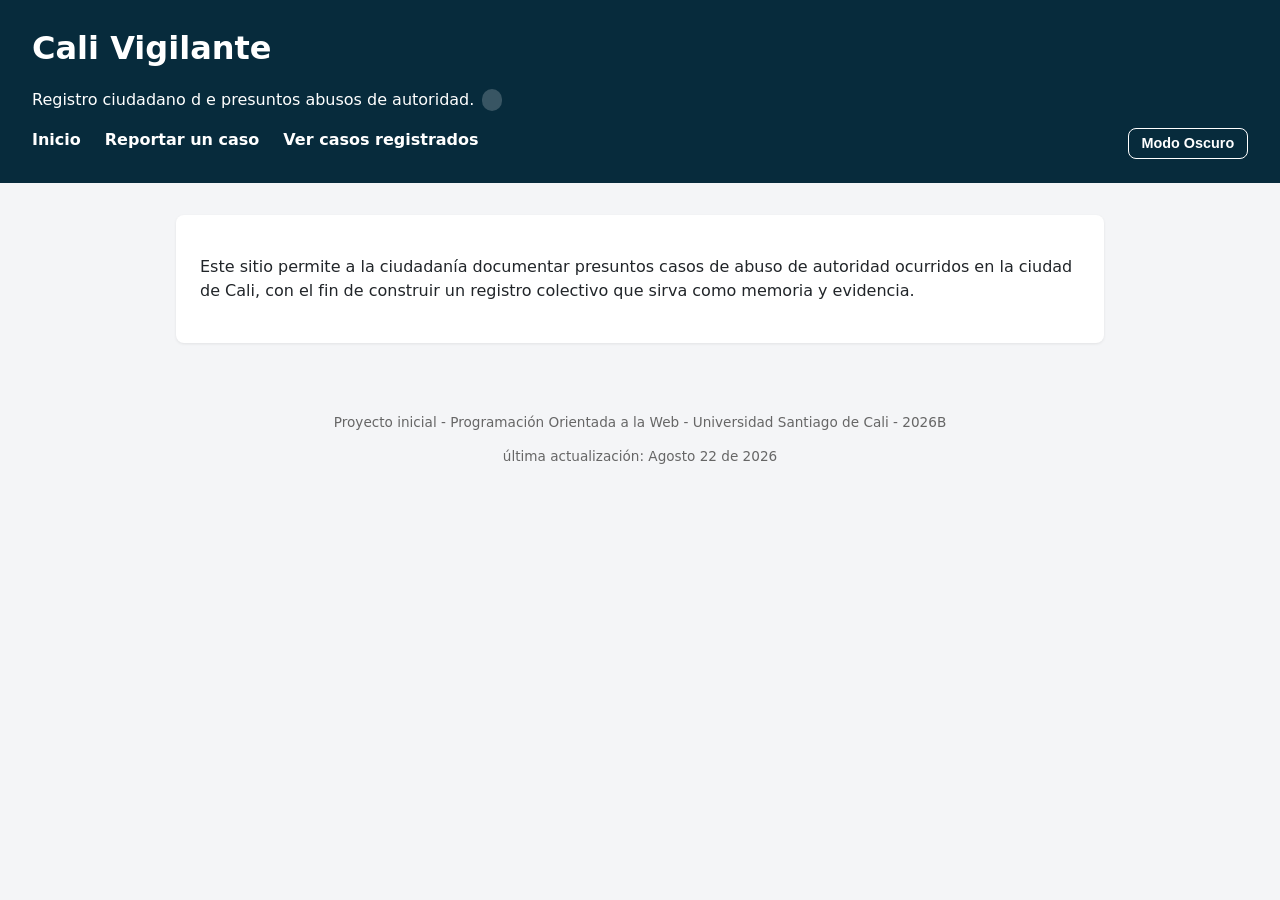
<file: Clase 1/index.html>
<!DOCTYPE html>
<html lang="es">

<head>
    <meta charset="UTF-8">
    <meta name="viewport" content="width=device-width, initial-scale=1.0">
    <title>Cali Vigilante - Inicio</title>
    <link rel="stylesheet" href="styles.css">
</head>

<body id="body">
    <header class="site-header">
        <h1>Cali Vigilante</h1>
        <p>Registro ciudadano d
            e presuntos abusos de autoridad. <span id="contador-cabecera"
                class="contador-badge"></span></p>

        <nav class="main-nav">
            <ul>
                <li><a href="index.html">Inicio</a></li>
                <li><a href="reportar.html">Reportar un caso</a></li>
                <li><a href="casos.html">Ver casos registrados</a></li>
                <li class="item-modo-oscuro"><button id="btn-modo-oscuro" class="btn-oscuro">Modo Oscuro</button></li>
            </ul>
        </nav>
    </header>

    <main id="main-content">
        <section id="intro">
            <p>
                Este sitio permite a la ciudadanía documentar presuntos casos de abuso
                de autoridad ocurridos en la ciudad de Cali, con el fin de construir
                un registro colectivo que sirva como memoria y evidencia.
            </p>
        </section>
    </main>

    <footer>
        <p>Proyecto inicial - Programación Orientada a la Web - Universidad Santiago de Cali - 2026B</p>
        <p>última actualización: Agosto 22 de 2026</p>
    </footer>

    <script src="script.js"></script>
</body>

</html>
</file>
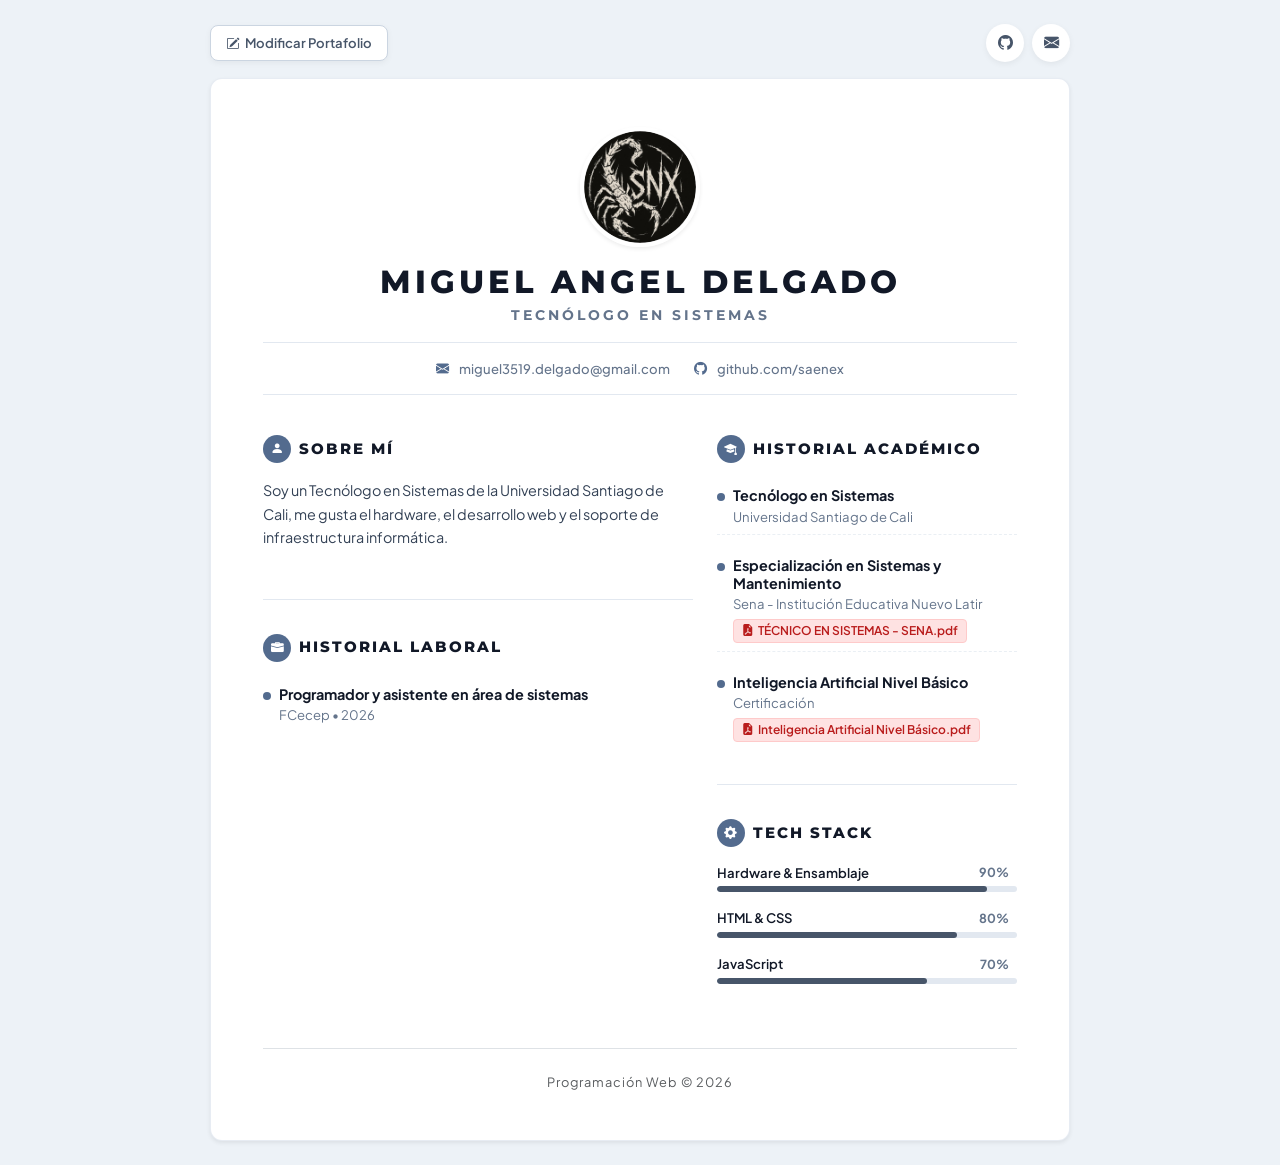
<file: docs/index.html>
<!DOCTYPE html>
<html lang="es">

<head>
    <meta charset="UTF-8">
    <meta name="viewport" content="width=device-width, initial-scale=1.0">
    <title>Portafolio</title>
    <!-- Bootstrap 5 -->
    <link href="https://cdn.jsdelivr.net/npm/bootstrap@5.3.8/dist/css/bootstrap.min.css" rel="stylesheet" integrity="sha384-sRIl4kxILFvY47J16cr9ZwB07vP4J8+LH7qKQnuqkuIAvNWLzeN8tE5YBujZqJLB" crossorigin="anonymous">
    <!-- Bootstrap Icons -->
    <link rel="stylesheet" href="https://cdn.jsdelivr.net/npm/bootstrap-icons@1.11.3/font/bootstrap-icons.min.css">
    <!-- Estilos personalizados -->
    <link rel="stylesheet" href="styles.css">
</head>

<body class="portfolio-body">
    <div class="container py-4">

        <!-- Barra superior: Botón de modificación a la izquierda y enlaces a la derecha -->
        <div class="top-bar d-flex justify-content-between align-items-center mb-3">
            <div>
                <button type="button" id="btn-toggle-edicion" class="btn-toggle-edicion" onclick="toggleModoGeneralEdicion()">
                    <i class="bi bi-pencil-square"></i> <span id="texto-btn-edicion">Modificar Portafolio</span>
                </button>
            </div>
            <div class="d-flex gap-2">
                <a href="https://github.com/saenex" target="_blank" class="social-icon" aria-label="GitHub"><i class="bi bi-github"></i></a>
                <a href="https://mail.google.com/mail/?view=cm&fs=1&to=miguel3519.delgado@gmail.com" target="_blank" class="social-icon" aria-label="Gmail"><i class="bi bi-envelope-fill"></i></a>
            </div>
        </div>

        <!-- Tarjeta principal del portafolio -->
        <div class="portfolio-card shadow-sm mx-auto">

            <!-- Encabezado con foto y datos principales -->
            <header class="portfolio-header text-center">
                <div class="avatar-container mb-3">
                    <img src="archivos/Logo.png" alt="Foto de perfil" class="avatar-img shadow-sm">
                </div>
                <h1 class="user-name">MIGUEL ANGEL DELGADO</h1>
                <p class="user-title">TECNÓLOGO EN SISTEMAS</p>

                <!-- Datos de contacto -->
                <div class="contact-bar d-flex flex-wrap justify-content-center gap-4 py-3 my-3">
                    <a href="https://mail.google.com/mail/?view=cm&fs=1&to=miguel3519.delgado@gmail.com" target="_blank" class="contact-item">
                        <i class="bi bi-envelope-fill me-2"></i> miguel3519.delgado@gmail.com
                    </a>
                    <a href="https://github.com/saenex" target="_blank" class="contact-item">
                        <i class="bi bi-github me-2"></i> github.com/saenex
                    </a>
                </div>
            </header>

            <!-- Cuerpo en dos columnas -->
            <main class="row g-4 mt-1">

                <!-- Columna Izquierda: Sobre mí y Experiencia Laboral -->
                <div class="col-lg-7 d-flex flex-column gap-4">

                    <!-- Sobre mí -->
                    <section class="portfolio-section">
                        <div class="section-title d-flex align-items-center gap-2 mb-3">
                            <span class="icon-badge"><i class="bi bi-person-fill"></i></span>
                            <h2>SOBRE MÍ</h2>
                        </div>
                        <p class="section-text">
                            Soy un Tecnólogo en Sistemas de la Universidad Santiago de Cali, me gusta el hardware, el desarrollo web y el soporte de infraestructura informática.
                        </p>
                    </section>

                    <hr class="section-divider">

                    <!-- Historial Laboral -->
                    <section id="historial-laboral" class="portfolio-section">
                        <div class="section-title d-flex align-items-center gap-2 mb-3">
                            <span class="icon-badge"><i class="bi bi-briefcase-fill"></i></span>
                            <h2>HISTORIAL LABORAL</h2>
                        </div>

                        <div id="lista-laboral" class="item-list">
                            <div class="portfolio-item d-flex justify-content-between align-items-start gap-2">
                                <div class="d-flex align-items-start gap-2 flex-grow-1">
                                    <span class="item-bullet"></span>
                                    <div class="item-content flex-grow-1">
                                        <h3 class="item-heading">Programador y asistente en área de sistemas</h3>
                                        <p class="item-sub">FCecep &bull; 2026</p>
                                    </div>
                                </div>
                                <div class="item-actions d-flex gap-1">
                                    <button type="button" class="btn-action btn-modificar" onclick="toggleModificar(this)" title="Modificar">
                                        <i class="bi bi-pencil-fill"></i> Modificar
                                    </button>
                                    <button type="button" class="btn-action btn-eliminar" disabled onclick="eliminarItem(this)" title="Eliminar (requiere habilitar modificación)">
                                        <i class="bi bi-trash-fill"></i> Eliminar
                                    </button>
                                </div>
                            </div>
                        </div>

                        <!-- Formulario para agregar experiencia laboral -->
                        <div class="formulario-agregar">
                            <h4 class="form-title mb-2">Agregar Experiencia Laboral</h4>
                            <div class="row g-2 mb-2">
                                <div class="col-md-6">
                                    <input type="text" id="input-trabajo-cargo" class="form-control" placeholder="Cargo o puesto...">
                                </div>
                                <div class="col-md-6">
                                    <input type="text" id="input-trabajo-empresa" class="form-control" placeholder="Empresa / Periodo...">
                                </div>
                            </div>
                            <div class="row g-2">
                                <div class="col-md-7">
                                    <select id="input-trabajo-pdf" class="form-select">
                                        <option value="">Sin archivo PDF</option>
                                        <option value="archivos/TÉCNICO EN SISTEMAS - SENA.pdf">TÉCNICO EN SISTEMAS - SENA.pdf</option>
                                        <option value="archivos/Inteligencia Artificial Nivel Básico.pdf">Inteligencia Artificial Nivel Básico.pdf</option>
                                    </select>
                                </div>
                                <div class="col-md-5">
                                    <button type="button" class="btn btn-navy w-100" onclick="agregarTrabajo()">
                                        <i class="bi bi-plus-lg"></i> Agregar
                                    </button>
                                </div>
                            </div>
                        </div>
                    </section>
                </div>

                <!-- Columna Derecha: Historial Académico y Habilidades -->
                <div class="col-lg-5 d-flex flex-column gap-4">

                    <!-- Historial Académico -->
                    <section id="historial-academico" class="portfolio-section">
                        <div class="section-title d-flex align-items-center gap-2 mb-3">
                            <span class="icon-badge"><i class="bi bi-mortarboard-fill"></i></span>
                            <h2>HISTORIAL ACADÉMICO</h2>
                        </div>

                        <div id="lista-academica" class="item-list">
                            <div class="portfolio-item d-flex justify-content-between align-items-start gap-2">
                                <div class="d-flex align-items-start gap-2 flex-grow-1">
                                    <span class="item-bullet"></span>
                                    <div class="item-content flex-grow-1">
                                        <h3 class="item-heading">Tecnólogo en Sistemas</h3>
                                        <p class="item-sub">Universidad Santiago de Cali</p>
                                    </div>
                                </div>
                                <div class="item-actions d-flex gap-1">
                                    <button type="button" class="btn-action btn-modificar" onclick="toggleModificar(this)" title="Modificar">
                                        <i class="bi bi-pencil-fill"></i> Modificar
                                    </button>
                                    <button type="button" class="btn-action btn-eliminar" disabled onclick="eliminarItem(this)" title="Eliminar (requiere habilitar modificación)">
                                        <i class="bi bi-trash-fill"></i> Eliminar
                                    </button>
                                </div>
                            </div>
                            <div class="portfolio-item d-flex justify-content-between align-items-start gap-2">
                                <div class="d-flex align-items-start gap-2 flex-grow-1">
                                    <span class="item-bullet"></span>
                                    <div class="item-content flex-grow-1">
                                        <h3 class="item-heading">Especialización en Sistemas y Mantenimiento</h3>
                                        <p class="item-sub">Sena - Institución Educativa Nuevo Latir</p>
                                        <div>
                                            <a href="archivos/TÉCNICO EN SISTEMAS - SENA.pdf" target="_blank" class="badge-pdf">
                                                <i class="bi bi-file-earmark-pdf-fill"></i> TÉCNICO EN SISTEMAS - SENA.pdf
                                            </a>
                                        </div>
                                    </div>
                                </div>
                                <div class="item-actions d-flex gap-1">
                                    <button type="button" class="btn-action btn-modificar" onclick="toggleModificar(this)" title="Modificar">
                                        <i class="bi bi-pencil-fill"></i> Modificar
                                    </button>
                                    <button type="button" class="btn-action btn-eliminar" disabled onclick="eliminarItem(this)" title="Eliminar (requiere habilitar modificación)">
                                        <i class="bi bi-trash-fill"></i> Eliminar
                                    </button>
                                </div>
                            </div>
                            <div class="portfolio-item d-flex justify-content-between align-items-start gap-2">
                                <div class="d-flex align-items-start gap-2 flex-grow-1">
                                    <span class="item-bullet"></span>
                                    <div class="item-content flex-grow-1">
                                        <h3 class="item-heading">Inteligencia Artificial Nivel Básico</h3>
                                        <p class="item-sub">Certificación</p>
                                        <div>
                                            <a href="archivos/Inteligencia Artificial Nivel Básico.pdf" target="_blank" class="badge-pdf">
                                                <i class="bi bi-file-earmark-pdf-fill"></i> Inteligencia Artificial Nivel Básico.pdf
                                            </a>
                                        </div>
                                    </div>
                                </div>
                                <div class="item-actions d-flex gap-1">
                                    <button type="button" class="btn-action btn-modificar" onclick="toggleModificar(this)" title="Modificar">
                                        <i class="bi bi-pencil-fill"></i> Modificar
                                    </button>
                                    <button type="button" class="btn-action btn-eliminar" disabled onclick="eliminarItem(this)" title="Eliminar (requiere habilitar modificación)">
                                        <i class="bi bi-trash-fill"></i> Eliminar
                                    </button>
                                </div>
                            </div>
                        </div>

                        <!-- Formulario para agregar estudio / certificación -->
                        <div class="formulario-agregar">
                            <h4 class="form-title mb-2">Agregar Estudio / Certificación</h4>
                            <div class="row g-2 mb-2">
                                <div class="col-md-6">
                                    <input type="text" id="input-estudio-titulo" class="form-control" placeholder="Título o curso...">
                                </div>
                                <div class="col-md-6">
                                    <input type="text" id="input-estudio-institucion" class="form-control" placeholder="Institución / Periodo...">
                                </div>
                            </div>
                            <div class="row g-2">
                                <div class="col-md-7">
                                    <select id="input-estudio-pdf" class="form-select">
                                        <option value="">Sin archivo PDF</option>
                                        <option value="archivos/TÉCNICO EN SISTEMAS - SENA.pdf">TÉCNICO EN SISTEMAS - SENA.pdf</option>
                                        <option value="archivos/Inteligencia Artificial Nivel Básico.pdf">Inteligencia Artificial Nivel Básico.pdf</option>
                                    </select>
                                </div>
                                <div class="col-md-5">
                                    <button type="button" class="btn btn-navy w-100" onclick="agregarEstudio()">
                                        <i class="bi bi-plus-lg"></i> Agregar
                                    </button>
                                </div>
                            </div>
                        </div>
                    </section>

                    <hr class="section-divider">

                    <!-- Tech Stack -->
                    <section class="portfolio-section">
                        <div class="section-title d-flex align-items-center gap-2 mb-3">
                            <span class="icon-badge"><i class="bi bi-gear-fill"></i></span>
                            <h2>TECH STACK</h2>
                        </div>

                        <div id="lista-habilidades">
                            <div class="skill-item mb-3">
                                <div class="skill-header-row d-flex justify-content-between align-items-center mb-1">
                                    <span class="skill-name">Hardware & Ensamblaje</span>
                                    <span class="skill-percent ms-auto me-2">90%</span>
                                    <div class="item-actions d-flex gap-1">
                                        <button type="button" class="btn-action btn-modificar" onclick="toggleModificarHabilidad(this)" title="Modificar">
                                            <i class="bi bi-pencil-fill"></i> Modificar
                                        </button>
                                        <button type="button" class="btn-action btn-eliminar" disabled onclick="eliminarItem(this)" title="Eliminar (requiere habilitar modificación)">
                                            <i class="bi bi-trash-fill"></i> Eliminar
                                        </button>
                                    </div>
                                </div>
                                <div class="progress custom-progress">
                                    <div class="progress-bar" style="width: 90%"></div>
                                </div>
                            </div>

                            <div class="skill-item mb-3">
                                <div class="skill-header-row d-flex justify-content-between align-items-center mb-1">
                                    <span class="skill-name">HTML & CSS</span>
                                    <span class="skill-percent ms-auto me-2">80%</span>
                                    <div class="item-actions d-flex gap-1">
                                        <button type="button" class="btn-action btn-modificar" onclick="toggleModificarHabilidad(this)" title="Modificar">
                                            <i class="bi bi-pencil-fill"></i> Modificar
                                        </button>
                                        <button type="button" class="btn-action btn-eliminar" disabled onclick="eliminarItem(this)" title="Eliminar (requiere habilitar modificación)">
                                            <i class="bi bi-trash-fill"></i> Eliminar
                                        </button>
                                    </div>
                                </div>
                                <div class="progress custom-progress">
                                    <div class="progress-bar" style="width: 80%"></div>
                                </div>
                            </div>

                            <div class="skill-item mb-3">
                                <div class="skill-header-row d-flex justify-content-between align-items-center mb-1">
                                    <span class="skill-name">JavaScript</span>
                                    <span class="skill-percent ms-auto me-2">70%</span>
                                    <div class="item-actions d-flex gap-1">
                                        <button type="button" class="btn-action btn-modificar" onclick="toggleModificarHabilidad(this)" title="Modificar">
                                            <i class="bi bi-pencil-fill"></i> Modificar
                                        </button>
                                        <button type="button" class="btn-action btn-eliminar" disabled onclick="eliminarItem(this)" title="Eliminar (requiere habilitar modificación)">
                                            <i class="bi bi-trash-fill"></i> Eliminar
                                        </button>
                                    </div>
                                </div>
                                <div class="progress custom-progress">
                                    <div class="progress-bar" style="width: 70%"></div>
                                </div>
                            </div>
                        </div>

                        <!-- Formulario para agregar habilidad -->
                        <div class="formulario-agregar">
                            <h4 class="form-title mb-2">Agregar Habilidad</h4>
                            <div class="row g-2 mb-2">
                                <div class="col-md-7">
                                    <input type="text" id="input-habilidad-nombre" class="form-control" placeholder="Nombre (ej. Redes)...">
                                </div>
                                <div class="col-md-5">
                                    <input type="number" id="input-habilidad-nivel" class="form-control" min="1" max="100" placeholder="Nivel % (ej. 85)">
                                </div>
                            </div>
                            <button type="button" class="btn btn-navy w-100" onclick="agregarHabilidad()">
                                <i class="bi bi-plus-lg"></i> Agregar Habilidad
                            </button>
                        </div>
                    </section>
                </div>

            </main>

            <!-- Footer -->
            <footer class="portfolio-footer text-center mt-5 pt-4 border-top">
                <p class="mb-0 text-muted">Programación Web &copy; 2026</p>
            </footer>

        </div>
    </div>

    <script src="script.js"></script>
</body>

</html>
</file>
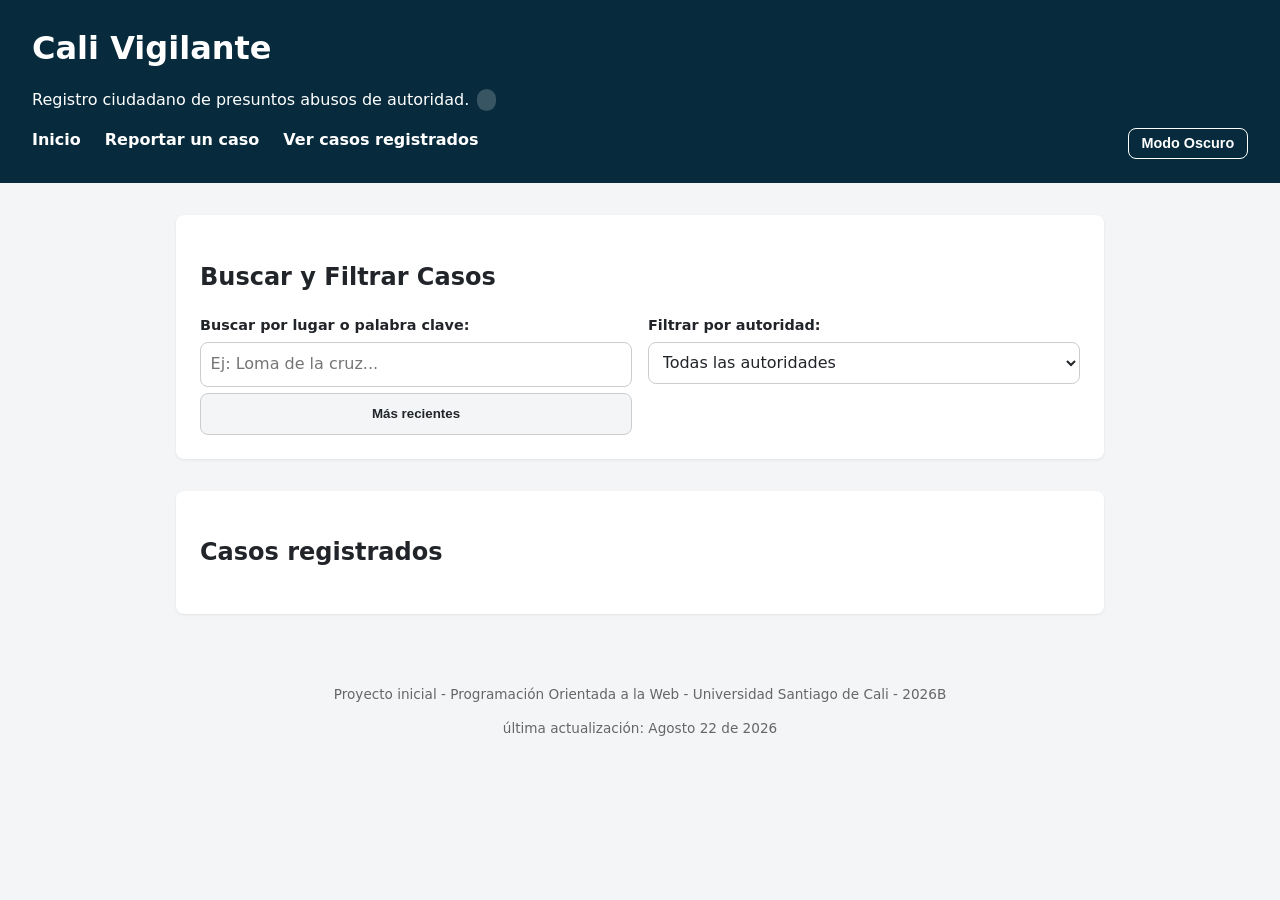
<file: Clase 1/casos.html>
<!DOCTYPE html>
<html lang="es">

<head>
    <meta charset="UTF-8">
    <meta name="viewport" content="width=device-width, initial-scale=1.0">
    <title>Cali Vigilante - Casos Registrados</title>
    <link rel="stylesheet" href="styles.css">
</head>

<body id="body">
    <header class="site-header">
        <h1>Cali Vigilante</h1>
        <p>Registro ciudadano de presuntos abusos de autoridad. <span id="contador-cabecera"
                class="contador-badge"></span></p>
        <nav class="main-nav">
            <ul>
                <li><a href="index.html">Inicio</a></li>
                <li><a href="reportar.html">Reportar un caso</a></li>
                <li><a href="casos.html">Ver casos registrados</a></li>
                <li class="item-modo-oscuro"><button id="btn-modo-oscuro" class="btn-oscuro">Modo Oscuro</button></li>
            </ul>
        </nav>
    </header>

    <main id="main-content">
        <!--Sección de búsqueda y filtros-->
        <section id="herramientas-busqueda" aria-labelledby="titulo_filtros">
            <h2 id="titulo_filtros">Buscar y Filtrar Casos</h2>

            <div id="controles-filtros" style="display: flex; gap: 1rem; flex-wrap: wrap;">
                <div class="campo" style="flex: 1; min-width: 250px;">
                    <label for="busqueda">Buscar por lugar o palabra clave:</label>
                    <input type="text" id="busqueda" placeholder="Ej: Loma de la cruz...">
                    <div class="campo" style="flex: 1; min-width: 200px; justify-content: flex-end;">
                        <button id="btn-ordenar" class="btn-ordenar">Más recientes</button>
                    </div>
                </div>

                <div class="campo" style="flex: 1; min-width: 250px;">
                    <label for="filtro-autoridad">Filtrar por autoridad:</label>
                    <select id="filtro-autoridad">
                        <option value="todas">Todas las autoridades</option>
                        <option value="policia">Policía Nacional</option>
                        <option value="esmad">ESMAD</option>
                        <option value="ejercito">Ejército</option>
                        <option value="cruz-roja">Cruz Roja</option>
                        <option value="alcaldia">Alcaldía</option>
                        <option value="extranjero">Extranjero</option>
                        <option value="otra">Otra</option>
                    </select>
                </div>
            </div>
        </section>

        <!-- Contenedor original de las tarjetas -->
        <section id="lista_casos" aria-labelledby="titulo_casos">
            <h2 id="titulo_casos">Casos registrados</h2>
            <div id="contenedor-casos" class="casos-grid">
                <!-- Aquí JavaScript insertará las tarjetas de cada reporte -->
            </div>
        </section>
    </main>

    <footer>
        <p>Proyecto inicial - Programación Orientada a la Web - Universidad Santiago de Cali - 2026B</p>
        <p>última actualización: Agosto 22 de 2026</p>
    </footer>

    <script src="script.js"></script>
</body>

</html>
</file>
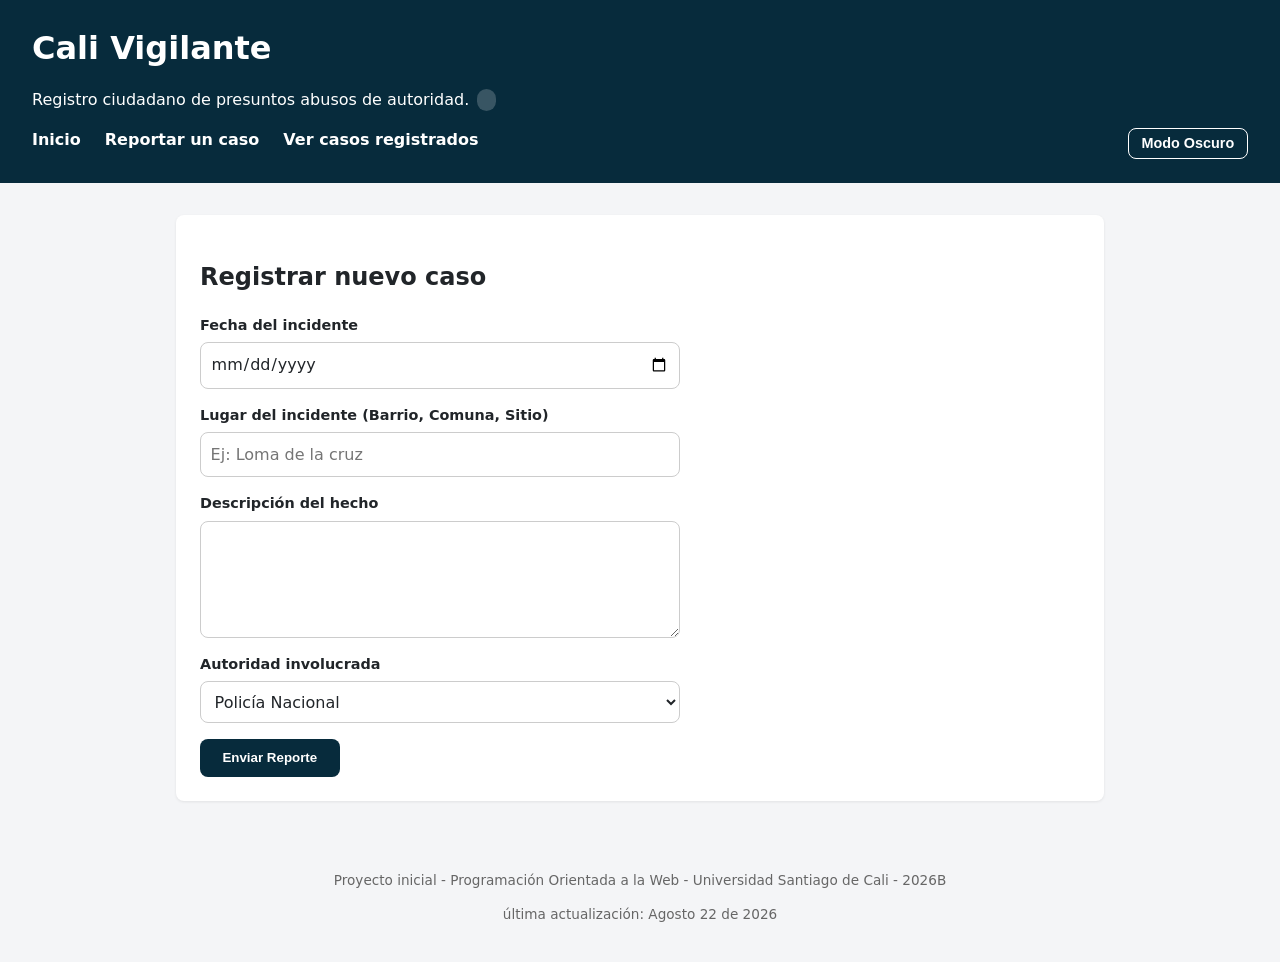
<file: Clase 1/reportar.html>
<!DOCTYPE html>
<html lang="es">

<head>
    <meta charset="UTF-8">
    <meta name="viewport" content="width=device-width, initial-scale=1.0">
    <title>Cali Vigilante - Reportar Caso</title>
    <link rel="stylesheet" href="styles.css">
</head>

<body id="body">
    <header class="site-header">
        <h1>Cali Vigilante</h1>
        <p>Registro ciudadano de presuntos abusos de autoridad. <span id="contador-cabecera"
                class="contador-badge"></span></p>
        <nav class="main-nav">
            <ul>
                <li><a href="index.html">Inicio</a></li>
                <li><a href="reportar.html">Reportar un caso</a></li>
                <li><a href="casos.html">Ver casos registrados</a></li>
                <li class="item-modo-oscuro"><button id="btn-modo-oscuro" class="btn-oscuro">Modo Oscuro</button></li>
            </ul>
        </nav>
    </header>

    <main id="main-content">
        <section id="formulario" aria-labelledby="titulo_form">
            <h2 id="titulo_form">Registrar nuevo caso</h2>
            <form id="form-reporte">
                <div class="campo">
                    <label for="fecha">Fecha del incidente</label>
                    <input type="date" id="fecha" name="fecha" required
                        oninvalid="this.setCustomValidity('Por favor, selecciona la fecha del incidente.')"
                        oninput="this.setCustomValidity('')">
                </div>

                <div class="campo">
                    <label for="lugar">Lugar del incidente (Barrio, Comuna, Sitio)</label>
                    <!-- Validamos longitud mínima y que solo contenga letras, números y espacios -->
                    <input type="text" id="lugar" name="lugar" placeholder="Ej: Loma de la cruz" required minlength="5"
                        pattern="[a-zA-Z0-9\s.,ñÑáéíóúÁÉÍÓÚ]+"
                        oninvalid="this.setCustomValidity('Ingresa un lugar válido (mínimo 5 caracteres, sin símbolos extraños).')"
                        oninput="this.setCustomValidity('')">
                </div>

                <div class="campo">
                    <label for="descripcion">Descripción del hecho</label>
                    <!-- Validamos una longitud mínima para asegurar que el reporte tenga detalle -->
                    <textarea id="descripcion" name="descripcion" rows="4" required minlength="20"
                        oninvalid="this.setCustomValidity('La descripción debe tener al menos 20 caracteres para ser válida.')"
                        oninput="this.setCustomValidity('')"></textarea>
                </div>

                <div class="campo">
                    <label for="autoridad">Autoridad involucrada</label>
                    <select id="autoridad" name="autoridad">
                        <option value="policia">Policía Nacional</option>
                        <option value="esmad">ESMAD</option>
                        <option value="ejercito">Ejército</option>
                        <option value="cruz-roja">Cruz Roja</option>
                        <option value="alcaldia">Alcaldía</option>
                        <option value="extranjero">Extranjero</option>
                        <option value="otra">Otra</option>
                    </select>
                </div>

                <button type="submit">Enviar Reporte</button>
            </form>
        </section>
    </main>

    <footer>
        <p>Proyecto inicial - Programación Orientada a la Web - Universidad Santiago de Cali - 2026B</p>
        <p>última actualización: Agosto 22 de 2026</p>
    </footer>

    <script src="script.js"></script>
</body>

</html>
</file>
<file: Clase 1/styles.css>
:root {
  --color-fondo: #f4f5f7;
  --color-primario: #072b3c;
  --color-primario-oscuro: #19668f;
  --color-texto: #212529;
  --color-texto-secundario: #666666;
  --color-tarjeta: #ffffff;
  --color-tarjeta-caso: #ffffff;
  --color-blanco: #ffffff;
  --color-borde: #cccccc;
  --color-input-fondo: #ffffff;
  --color-error: #e74c3c;
  --color-error-fondo: #fdf0ef;
  --radio-borde: 8px;
  --espaciado: 1rem;
}

* {
  box-sizing: border-box;
}

/*Selectores: a que elementos, etiquetas, u objetos se aplica un estilo */

/* Por tipo de elemento HTML */
body {
  margin: 0;
  font-family: system-ui, -apple-system, "Segoe UI", sans-serif;
  background-color: var(--color-fondo);
  color: var(--color-texto);
  line-height: 1.5;
}

/* Selector por clase */
.site-header {
  background-color: var(--color-primario);
  color: var(--color-blanco);
  padding: 1.5rem 2rem;
}

.site-header h1 {
  margin: 0 0 0.25rem 0;
}

.tagline {
  margin: 0 0 1rem 0;
  opacity: 0.9;
}

.main-nav ul {
  list-style: none;
  display: flex;
  gap: 1.5rem;
  padding: 0;
  margin: 0;
  flex-wrap: wrap;
}

.main-nav a {
  color: var(--color-blanco);
  text-decoration: none;
  font-weight: 600;
}

.main-nav a:hover {
  text-decoration: underline;
}

main {
  max-width: 960px;
  margin: 2rem auto;
  padding: 0 1rem;
  display: flex;
  flex-direction: column;
  gap: 2rem;
}

section {
  background-color: var(--color-tarjeta);
  border-radius: var(--radio-borde);
  padding: 1.5rem;
  box-shadow: 0 1px 3px rgba(0, 0, 0, 0.08);
}

#form-reporte {
  display: flex;
  flex-direction: column;
  gap: 1rem;
  max-width: 480px;
}

.campo {
  display: flex;
  flex-direction: column;
  gap: 0.35rem;
}

.campo label {
  font-weight: 600;
  font-size: 0.9rem;
}

.campo input,
.campo textarea,
.campo select {
  padding: 0.6rem;
  border: 1px solid var(--color-borde);
  border-radius: var(--radio-borde);
  font: inherit;
  background-color: var(--color-input-fondo);
  color: var(--color-texto);
}

button[type="submit"] {
  align-self: flex-start;
  background-color: var(--color-primario);
  color: var(--color-blanco);
  border: none;
  padding: 0.7rem 1.4rem;
  border-radius: var(--radio-borde);
  font-weight: 600;
  cursor: pointer;
}

button[type="submit"]:hover {
  background-color: var(--color-primario-oscuro);
}

/*Grilla de tarjetas con CSS Grid*/
.casos-grid {
  display: grid;
  grid-template-columns: repeat(auto-fill, minmax(240px, 1fr));
  gap: 1rem;
}

.tarjeta-caso {
  border: 1px solid var(--color-borde);
  border-radius: var(--radio-borde);
  padding: 1rem;
  background-color: var(--color-tarjeta-caso);
  overflow-wrap: break-word;
}

.tarjeta-caso h3 {
  margin-top: 0;
  font-size: 1rem;
  color: var(--color-primario-oscuro);
}

.tarjeta-caso .meta {
  color: var(--color-texto-secundario);
}

/*Pie de página*/
footer,
.site-footer {
  text-align: center;
  padding: 1.5rem;
  font-size: 0.85rem;
  color: var(--color-texto-secundario);
}

/* Pop-up de notificación */
.notificacion-popup {
  position: fixed;
  top: 30px;
  left: 50%;
  background-color: var(--color-primario);
  color: var(--color-blanco);
  padding: 1rem 1.5rem;
  border-radius: var(--radio-borde);
  box-shadow: 0 6px 16px rgba(0, 0, 0, 0.2);
  font-weight: 600;
  z-index: 1000;

  /* Centrado horizontalmente */
  opacity: 0;
  transform: translate(-50%, -20px);
  transition: all 0.3s ease;
}

/* El pop-up baja suavemente a su posición final */
.notificacion-popup.mostrar {
  opacity: 1;
  transform: translate(-50%, 10px);
}

/* Ajuste sutil para el modo oscuro */
body.dark-mode .notificacion-popup {
  box-shadow: 0 6px 16px rgba(0, 0, 0, 0.6);
}

/*Contador en la cabecera */
.contador-badge {
  background-color: rgba(255, 255, 255, 0.2);
  padding: 0.2rem 0.6rem;
  border-radius: 20px;
  font-size: 0.85rem;
  font-weight: bold;
  margin-left: 0.5rem;
  white-space: nowrap;
}

/* Botón Ordenar */
.btn-ordenar {
  background-color: var(--color-fondo);
  color: var(--color-texto);
  border: 1px solid var(--color-borde);
  padding: 0.6rem 1rem;
  border-radius: var(--radio-borde);
  font-weight: 600;
  cursor: pointer;
  height: 42px;
  transition: all 0.3s ease;
}

.btn-ordenar:hover {
  background-color: var(--color-borde);
}

body.dark-mode .btn-ordenar {
  background-color: var(--color-primario);
  color: var(--color-blanco);
  border-color: var(--color-borde);
}

body.dark-mode .btn-ordenar:hover {
  background-color: var(--color-primario-oscuro);
}

/* Validación visual de campos vacíos */
#form-reporte.fue-validado input:invalid,
#form-reporte.fue-validado textarea:invalid,
#form-reporte.fue-validado select:invalid {
  border: 2px solid var(--color-error);
  background-color: var(--color-error-fondo);
}

/* Ajuste del rojo para el modo oscuro */
body.dark-mode #form-reporte.fue-validado input:invalid,
body.dark-mode #form-reporte.fue-validado textarea:invalid,
body.dark-mode #form-reporte.fue-validado select:invalid {
  border: 2px solid var(--color-error);
  background-color: var(--color-error-fondo);
}

/* Estilos para el botón del menú */
.btn-oscuro {
  background-color: transparent;
  color: var(--color-blanco);
  border: 1px solid var(--color-blanco);
  padding: 0.4rem 0.8rem;
  border-radius: var(--radio-borde);
  cursor: pointer;
  font-weight: bold;
  font-size: 0.9rem;
  transition: all 0.3s ease;
}

.btn-oscuro:hover {
  background-color: var(--color-blanco);
  color: var(--color-primario);
}

/* En modo oscuro, ajustamos el fondo del contador */
body.dark-mode .contador-badge {
  background-color: rgba(0, 0, 0, 0.3);
}

/* Modo Oscuro */
body.dark-mode {
  --color-fondo: #121212;
  --color-tarjeta: #1e1e1e;
  --color-tarjeta-caso: #2a2a2a;
  --color-texto: #e0e0e0;
  --color-texto-secundario: #aaaaaa;
  --color-borde: #444444;
  --color-input-fondo: #2c2c2c;
  --color-error-fondo: #3b1a1a;
}

/* Ajustes para los bordes e inputs en modo oscuro */
body.dark-mode .tarjeta-caso {
  background-color: var(--color-tarjeta-caso);
  border-color: var(--color-borde);
}

body.dark-mode .tarjeta-caso .meta {
  color: var(--color-texto-secundario);
}

body.dark-mode .campo input,
body.dark-mode .campo textarea,
body.dark-mode .campo select {
  background-color: var(--color-input-fondo);
  color: var(--color-blanco);
  border-color: var(--color-borde);
}

.item-modo-oscuro {
  margin-left: auto;
  justify-content: center;
}

/* Responsive */
@media (max-width: 768px) {

  /* Apila los elementos del menú */
  .main-nav ul {
    flex-direction: column;
    align-items: center;
    gap: 0.8rem;
  }

  .item-modo-oscuro {
    margin-left: 0;
  }

  /* Centra el título */
  .site-header {
    text-align: center;
  }

  /* Ubica el contador de casos */
  .contador-badge {
    display: block;
    width: fit-content;
    margin: 0.6rem auto 0 auto;
  }

  /* Apila los inputs de los filtros */
  #controles-filtros {
    flex-direction: column;
  }
}
</file>
<file: docs/styles.css>
@import url('https://fonts.googleapis.com/css2?family=Montserrat:wght@600;700;800&family=Plus+Jakarta+Sans:wght@400;500;600;700&display=swap');

:root {
    --bg-page: #edf2f7;
    --bg-card: #ffffff;
    --text-navy-dark: #111827;
    --text-navy-medium: #334155;
    --text-muted: #64748b;
    --color-accent-badge: #536b8e;
    --color-divider: #e2e8f0;
    --color-progress: #475569;
}

body.portfolio-body {
    background-color: var(--bg-page);
    font-family: 'Plus Jakarta Sans', sans-serif;
    color: var(--text-navy-medium);
    margin: 0;
    padding: 0;
    min-height: 100vh;
}

/* Barra superior: botón de edición y redes */
.top-bar {
    max-width: 860px;
    margin: 0 auto;
}

.btn-toggle-edicion {
    display: inline-flex;
    align-items: center;
    gap: 6px;
    background-color: #ffffff;
    color: #475569;
    border: 1px solid #cbd5e1;
    padding: 7px 15px;
    border-radius: 8px;
    font-size: 0.82rem;
    font-weight: 600;
    box-shadow: 0 2px 6px rgba(0, 0, 0, 0.05);
    cursor: pointer;
    transition: all 0.2s ease;
}

.btn-toggle-edicion:hover {
    background-color: #f8fafc;
    color: #0f172a;
    border-color: #94a3b8;
}

.btn-toggle-edicion.active {
    background-color: #1e293b;
    color: #ffffff;
    border-color: #1e293b;
    box-shadow: 0 2px 8px rgba(30, 41, 59, 0.25);
}

.social-icon {
    width: 38px;
    height: 38px;
    background-color: #ffffff;
    color: #475569;
    border-radius: 50%;
    display: inline-flex;
    align-items: center;
    justify-content: center;
    text-decoration: none;
    font-size: 0.95rem;
    box-shadow: 0 2px 6px rgba(0, 0, 0, 0.06);
    transition: all 0.2s ease;
}

.social-icon:hover {
    background-color: var(--color-accent-badge);
    color: #ffffff;
    transform: translateY(-2px);
}

/* Tarjeta principal estilo CV */
.portfolio-card {
    max-width: 860px;
    background-color: var(--bg-card);
    border-radius: 12px;
    padding: 48px 52px;
    border: 1px solid rgba(226, 232, 240, 0.8);
}

/* Avatar centrado */
.avatar-container {
    display: flex;
    justify-content: center;
}

.avatar-img {
    width: 120px;
    height: 120px;
    border-radius: 50%;
    object-fit: cover;
    border: 4px solid #ffffff;
    box-shadow: 0 4px 12px rgba(0, 0, 0, 0.12);
}

/* Títulos del encabezado */
.user-name {
    font-family: 'Montserrat', sans-serif;
    font-size: 2rem;
    font-weight: 800;
    letter-spacing: 4px;
    color: var(--text-navy-dark);
    margin-bottom: 4px;
}

.user-title {
    font-family: 'Montserrat', sans-serif;
    font-size: 0.85rem;
    font-weight: 700;
    letter-spacing: 3px;
    color: var(--text-muted);
    margin-bottom: 0;
}

/* Barra de contacto */
.contact-bar {
    border-top: 1px solid var(--color-divider);
    border-bottom: 1px solid var(--color-divider);
    color: var(--text-muted);
    font-size: 0.82rem;
    font-weight: 500;
}

.contact-item {
    color: var(--text-muted);
    text-decoration: none;
    transition: color 0.2s ease;
}

.contact-item:hover {
    color: var(--text-navy-dark);
}

.contact-item i {
    color: var(--color-accent-badge);
}

/* Título de cada sección */
.section-title h2 {
    font-family: 'Montserrat', sans-serif;
    font-size: 0.95rem;
    font-weight: 800;
    letter-spacing: 2px;
    color: var(--text-navy-dark);
    margin: 0;
}

.icon-badge {
    width: 28px;
    height: 28px;
    background-color: var(--color-accent-badge);
    color: #ffffff;
    border-radius: 50%;
    display: inline-flex;
    align-items: center;
    justify-content: center;
    font-size: 0.8rem;
    flex-shrink: 0;
}

/* Textos de secciones */
.section-text {
    font-size: 0.9rem;
    line-height: 1.6;
    color: var(--text-navy-medium);
}

.section-divider {
    border: 0;
    border-top: 1px solid var(--color-divider);
    opacity: 1;
    margin: 10px 0;
}

/* Listado de items */
.item-list {
    display: flex;
    flex-direction: column;
    gap: 14px;
}

.portfolio-item {
    padding: 8px 0;
    border-bottom: 1px dashed rgba(226, 232, 240, 0.7);
}

.portfolio-item:last-child {
    border-bottom: none;
}

.item-bullet {
    width: 8px;
    height: 8px;
    border-radius: 50%;
    background-color: var(--color-accent-badge);
    margin-top: 6px;
    flex-shrink: 0;
}

.item-heading {
    font-size: 0.9rem;
    font-weight: 700;
    color: var(--text-navy-dark);
    margin: 0 0 2px 0;
}

.item-sub {
    font-size: 0.82rem;
    color: var(--text-muted);
    margin: 0;
}

/* Botones de acción en cada item */
.item-actions {
    flex-shrink: 0;
}

.btn-action {
    display: inline-flex;
    align-items: center;
    gap: 4px;
    font-size: 0.75rem;
    font-weight: 600;
    padding: 3px 8px;
    border-radius: 5px;
    border: 1px solid transparent;
    cursor: pointer;
    transition: all 0.2s ease;
}

.btn-modificar {
    background-color: #f1f5f9;
    color: #334155;
    border-color: #cbd5e1;
}

.btn-modificar:hover {
    background-color: #e2e8f0;
    color: #0f172a;
}

.btn-guardar {
    background-color: #16a34a;
    color: #ffffff;
    border-color: #16a34a;
}

.btn-guardar:hover {
    background-color: #15803d;
    color: #ffffff;
}

.btn-eliminar {
    background-color: #fee2e2;
    color: #dc2626;
    border-color: #fecaca;
}

.btn-eliminar:hover:not(:disabled) {
    background-color: #dc2626;
    color: #ffffff;
}

.btn-eliminar:disabled {
    opacity: 0.4;
    cursor: not-allowed;
    background-color: #f1f5f9;
    color: #94a3b8;
    border-color: #e2e8f0;
}

/* Badge de archivo PDF */
.badge-pdf {
    display: inline-flex;
    align-items: center;
    gap: 4px;
    background-color: #fee2e2;
    color: #b91c1c;
    border: 1px solid #fecaca;
    padding: 2px 8px;
    border-radius: 4px;
    font-size: 0.75rem;
    font-weight: 600;
    text-decoration: none;
    margin-top: 5px;
    transition: all 0.2s ease;
}

.badge-pdf:hover {
    background-color: #ef4444;
    color: #ffffff;
    border-color: #ef4444;
}

/* Ocultar acciones y formularios si NO está activo el modo edición general */
body:not(.modo-edicion-activo) .item-actions,
body:not(.modo-edicion-activo) .formulario-agregar {
    display: none !important;
}

/* Formulario de agregar */
.formulario-agregar {
    background-color: #f8fafc;
    border: 1px solid #e2e8f0;
    border-radius: 8px;
    padding: 14px;
    margin-top: 14px;
}

.form-title {
    font-size: 0.85rem;
    font-weight: 700;
    color: var(--text-navy-dark);
}

.form-select,
.form-control {
    font-size: 0.85rem;
    border-color: #cbd5e1;
}

.form-select:focus,
.form-control:focus {
    border-color: var(--color-accent-badge);
    box-shadow: 0 0 0 0.2rem rgba(83, 107, 142, 0.2);
}

/* Barra de habilidades */
.skill-name {
    font-size: 0.82rem;
    font-weight: 600;
    color: var(--text-navy-dark);
}

.skill-percent {
    font-size: 0.78rem;
    font-weight: 700;
    color: var(--text-muted);
}

.custom-progress {
    height: 6px;
    background-color: #e2e8f0;
    border-radius: 3px;
}

.custom-progress .progress-bar {
    background-color: var(--color-progress);
    border-radius: 3px;
}

/* Botón principal */
.btn-navy {
    background-color: #1e293b;
    color: #ffffff;
    font-size: 0.85rem;
    font-weight: 600;
    padding: 6px 16px;
    border-radius: 6px;
    border: none;
    transition: background-color 0.2s ease;
}

.btn-navy:hover {
    background-color: #0f172a;
    color: #ffffff;
}

/* Footer */
.portfolio-footer p {
    font-size: 0.8rem;
    letter-spacing: 1px;
}

/* Ajustes Responsivos */
@media (max-width: 768px) {
    .portfolio-card {
        padding: 30px 20px;
    }

    .user-name {
        font-size: 1.5rem;
        letter-spacing: 2px;
    }

    .user-title {
        font-size: 0.75rem;
        letter-spacing: 2px;
    }

    .contact-bar {
        flex-direction: column;
        gap: 8px !important;
        align-items: center;
    }

    .portfolio-item {
        flex-direction: column;
        gap: 8px;
    }

    .item-actions {
        align-self: flex-end;
    }
}
</file>
